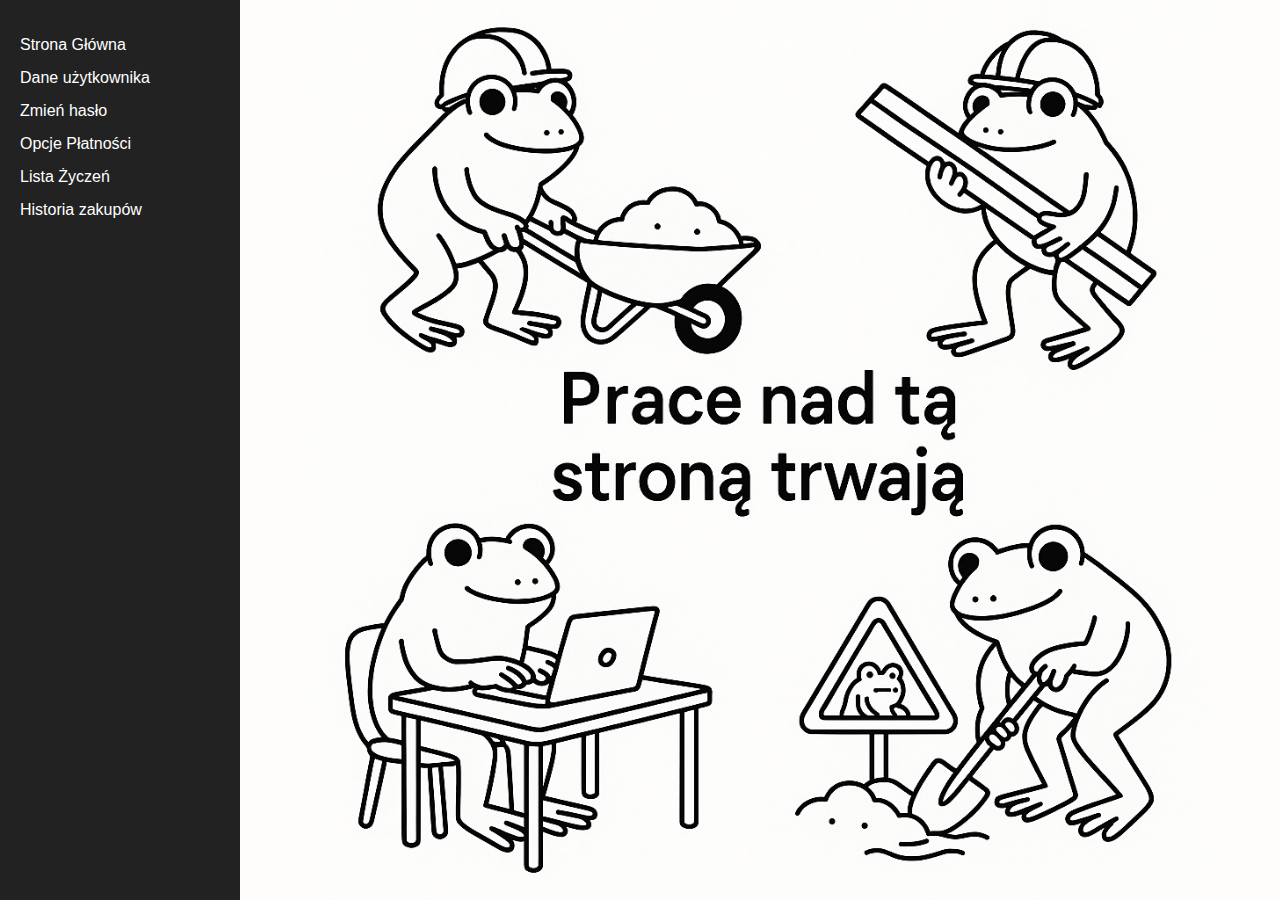
<file: historia log.html>
<!DOCTYPE html>
<html lang="en">
<head>
    <meta charset="UTF-8">
    <meta name="viewport" content="width=device-width, initial-scale=1.0">
    <title>Zmień hasło</title>
    <link rel="stylesheet" href="styles/style-profil.css" />
</head>
<body class="ciało">
    <div class="container">
        <aside>
          <ul>
            <li><a href="index.php">Strona Główna</a></li>
            <li><a href="profil.html">Dane użytkownika</a></li>
            <li><a href="zmiana hasla.html">Zmień hasło</a></li>
            <li><a href="platnosci log.html">Opcje Płatności</a></li>
            <li><a href="wishlist.php">Lista Życzeń</a></li>
            <li><a href="historia log.html">Historia zakupów</a></li>
          </ul>
        </aside>
        <div id="historia">
            <img id="zdjeciehistoria" src="img/pracujace-zabki.png" alt="Ta strona nie jest jeszcze dostępna">
          </div>
        </section>
      </div>
<script src="scripts/profile_history.js"></script>
</body>
</html>
</file>
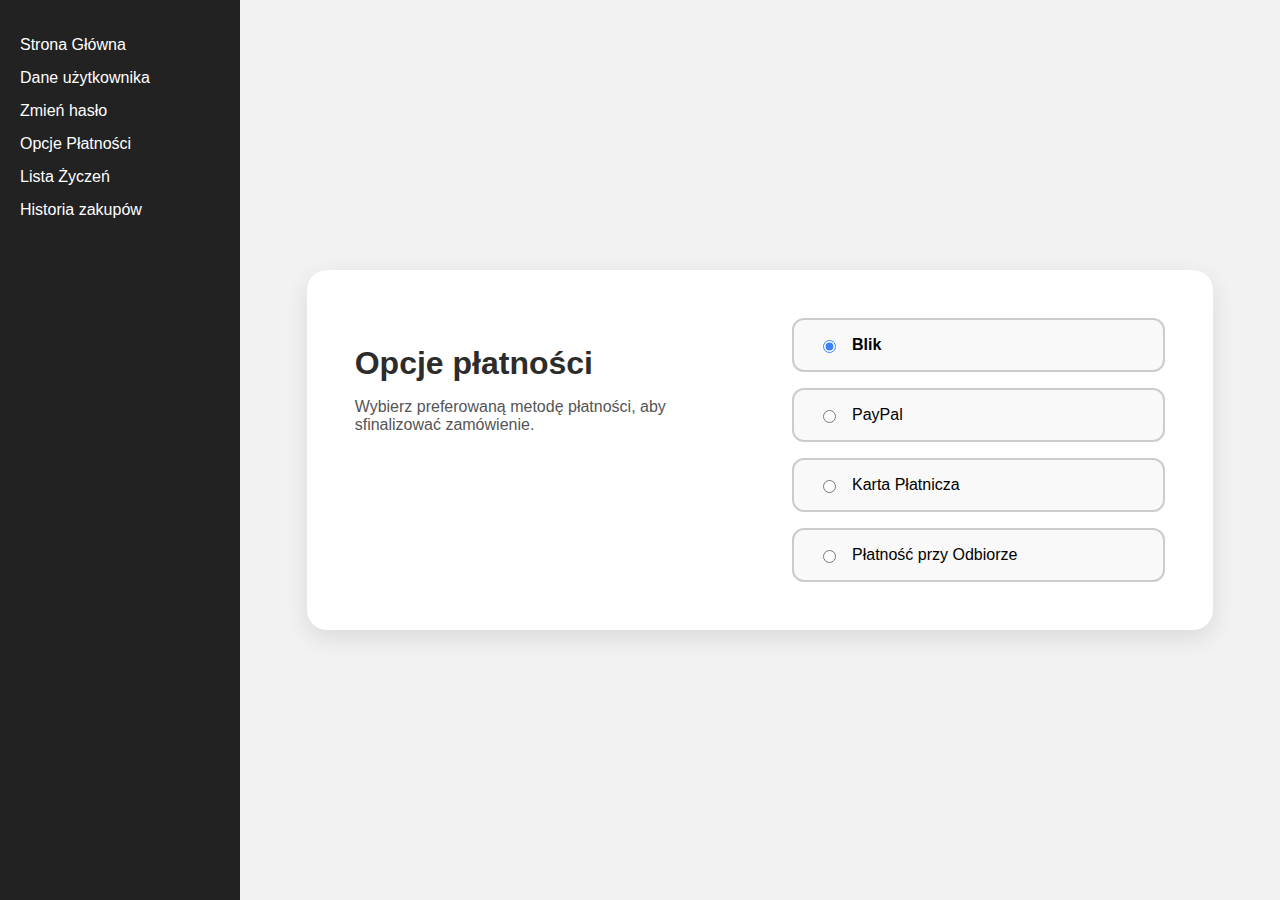
<file: platnosci log.html>
<!DOCTYPE html>
<html lang="en">
<head>
    <meta charset="UTF-8">
    <meta name="viewport" content="width=device-width, initial-scale=1.0">
    <title>Zmień hasło</title>
    <link rel="stylesheet" href="styles/style-profil.css" />
</head>
<body class="ciało">
    <div class="container">
        <aside>
          <ul>
            <li><a href="index.php">Strona Główna</a></li>
            <li><a href="profil.html">Dane użytkownika</a></li>
            <li><a href="zmiana hasla.html">Zmień hasło</a></li>
            <li><a href="platnosci log.html">Opcje Płatności</a></li>
            <li><a href="wishlist.php">Lista Życzeń</a></li>
            <li><a href="historia log.html">Historia zakupów</a></li>
          </ul>
        </aside>
        <div id="platnosci-wrapper">
          <div id="platnosci">
            <div class="platnosci-lewa">
              <h2>Opcje płatności</h2>
              <p>Wybierz preferowaną metodę płatności, aby sfinalizować zamówienie.</p>
            </div>
            <div class="platnosci-prawa">
              <div class="payment-options">
                <label>
                  <input id="Blik" type="radio" name="platnosc" checked />
                  <span>Blik</span>
                </label>
                <label>
                  <input id="PayPal" type="radio" name="platnosc" />
                  <span>PayPal</span>
                </label>
                <label>
                  <input id="karta" type="radio" name="platnosc" />
                  <span>Karta Płatnicza</span>
                </label>
                <label>
                  <input id="odbior" type="radio" name="platnosc" />
                  <span>Płatność przy Odbiorze</span>
                </label>
              </div>
            </div>
          </div>
        </div>
        
<script src="scripts/profile_payments.js"></script>
</body>
</html>
</file>
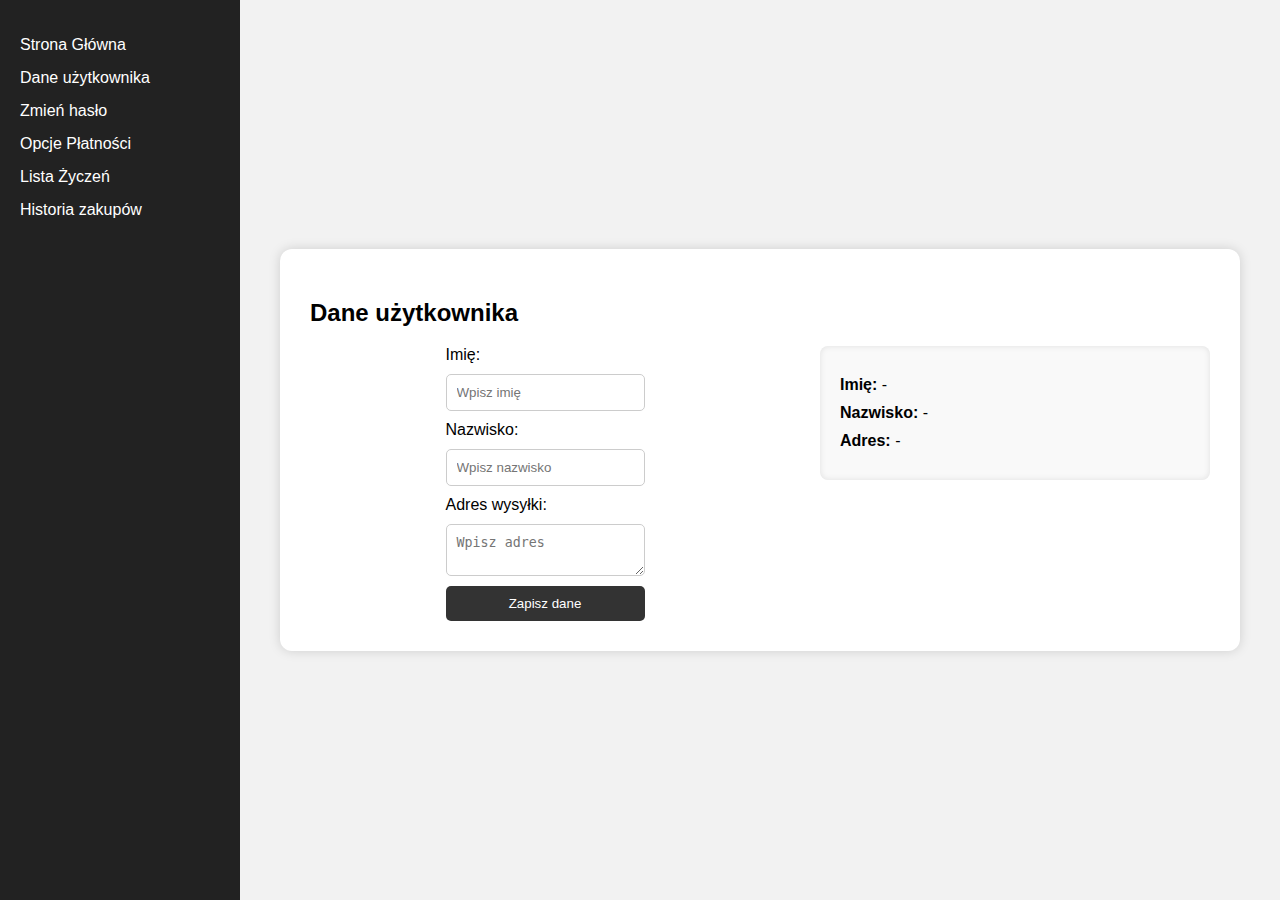
<file: profil.html>
<!DOCTYPE html>
<html lang="pl">
<head>
  <meta charset="UTF-8" />
  <meta name="viewport" content="width=device-width, initial-scale=1.0"/>
  <title>Profil użytkownika</title>
  <link rel="stylesheet" href="styles/style-profil.css" />

</head>
<body class="ciało">
  <div class="container">
    <aside>
      <ul>
        <li><a href="index.php">Strona Główna</a></li>
        <li><a href="profil.html">Dane użytkownika</a></li>
        <li><a href="zmiana hasla.html">Zmień hasło</a></li>
        <li><a href="platnosci log.html">Opcje Płatności</a></li>
        <li><a href="wishlist.php">Lista Życzeń</a></li>
        <li><a href="historia log.html">Historia zakupów</a></li>
      </ul>
    </aside>
    
    <section class="content">
      
      <div id="dane" class="ramka">
        <h2>Dane użytkownika</h2>
        <div class="form-display-wrapper">
          
          <form class="form-user" onsubmit="saveUserData(event)">
            <label>Imię:</label>
            <input type="text" id="inputImie" placeholder="Wpisz imię" />
            <label>Nazwisko:</label>
            <input type="text" id="inputNazwisko" placeholder="Wpisz nazwisko" />
            <label>Adres wysyłki:</label>
            <textarea id="inputAdres" placeholder="Wpisz adres"></textarea>
            <button type="submit">Zapisz dane</button>
          </form>
          
          <div class="user-data">
            <p><strong>Imię:</strong> <span id="savedImie">-</span></p>
            <p><strong>Nazwisko:</strong> <span id="savedNazwisko">-</span></p>
            <p><strong>Adres:</strong> <span id="savedAdres">-</span></p>
          </div>
        </div>
      </div>
<script src="scripts/profile_main.js"></script>
</body>
</html>
</file>
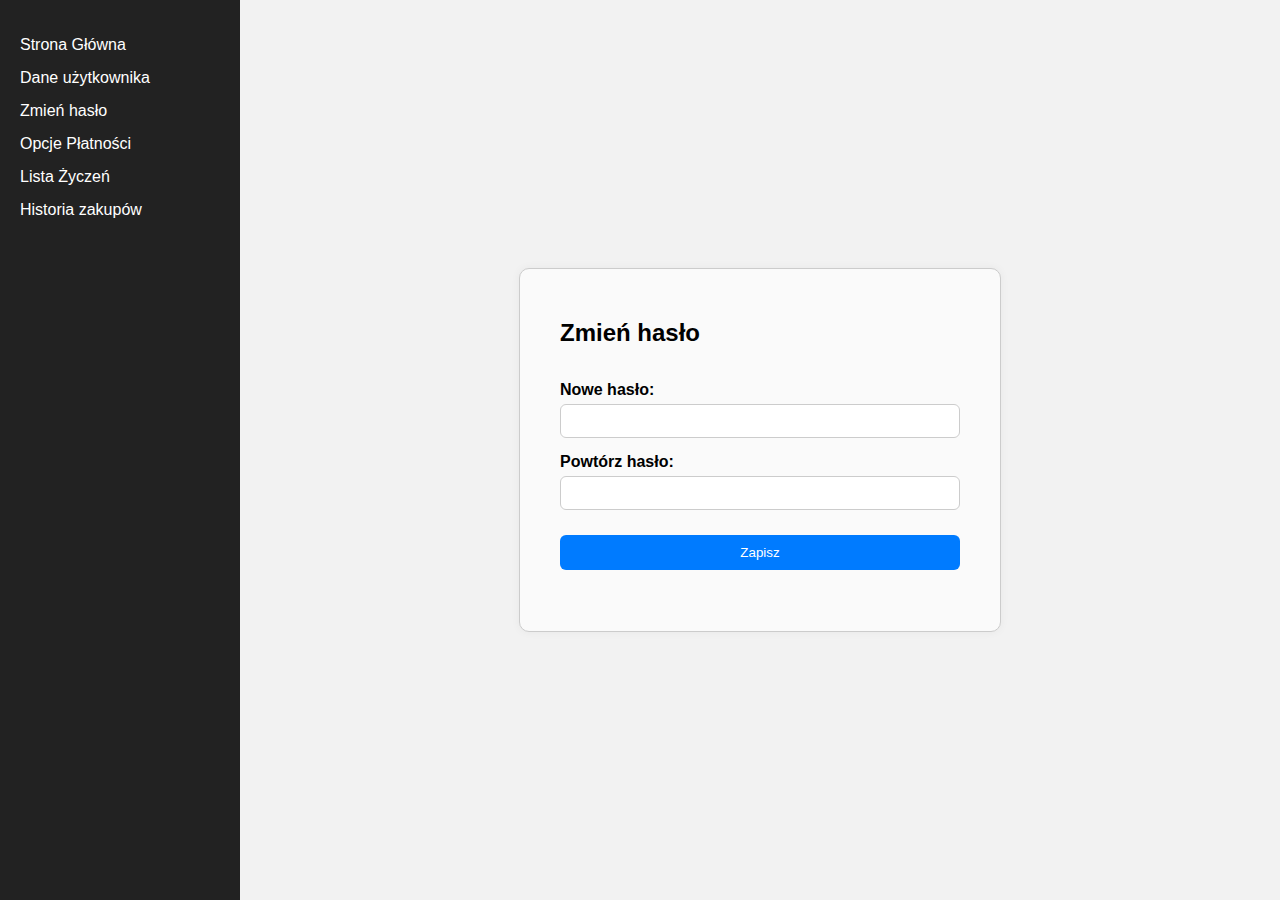
<file: zmiana hasla.html>
<!DOCTYPE html>
<html lang="en">
<head>
    <meta charset="UTF-8">
    <meta name="viewport" content="width=device-width, initial-scale=1.0">
    <title>Zmień hasło</title>
    <link rel="stylesheet" href="styles/style-profil.css" />
</head>
<body class="ciało">
    <div class="container">
        <aside>
          <ul>
            <li><a href="index.php">Strona Główna</a></li>
            <li><a href="profil.html">Dane użytkownika</a></li>
            <li><a href="zmiana hasla.html">Zmień hasło</a></li>
            <li><a href="platnosci log.html">Opcje Płatności</a></li>
            <li><a href="wishlist.php">Lista Życzeń</a></li>
            <li><a href="historia log.html">Historia zakupów</a></li>
          </ul>
        </aside>
    
        <section class="kontent-zmiany">
            <div class="ramka-hasla">
              <h2>Zmień hasło</h2>
              <form class="password-form" onsubmit="return validatePasswords(event)">
                <label for="newPassword">Nowe hasło:</label>
                <input type="password" id="newPassword" required />
      
                <label for="confirmPassword">Powtórz hasło:</label>
                <input type="password" id="confirmPassword" required />
      
                <button type="submit">Zapisz</button>
                <p id="message" class="message"></p>
              </form>
            </div>
          </section>
       
    </div>
<script src="scripts/profile_pwd.js"></script>
</body>
</html>
</file>
<file: styles/style-profil.css>
.ciało {
    margin: 0;
    font-family: Arial, sans-serif;
    background: #f2f2f2;
  }
  
  header {
    background: #1f1f1f;
    color: white;
    padding: 10px;
    display: flex;
    align-items: center;
    gap: 10px;
    position: relative;
  }
  
  input[type="text"] {
    flex: 1;
    padding: 10px;
    border-radius: 8px;
    border: none;
  }
  
  /* .search-btn {
    padding: 10px;
    border-radius: 8px;
    border: none;
    cursor: pointer;
  }
  
  .user-menu {
    position: relative;
  }
  
  .user-icon {
    font-size: 24px;
    background: none;
    border: none;
    color: white;
    cursor: pointer;
  }
  
  .dropdown {
    position: absolute;
    right: 0;
    top: 40px;
    background: white;
    border-radius: 8px;
    box-shadow: 0 4px 8px rgba(0,0,0,0.2);
    display: flex;
    flex-direction: column;
  }
  
  .dropdown a {
    padding: 10px;
    text-decoration: none;
    color: black;
  }
  
  .dropdown a:hover {
    background: #f0f0f0;
  }
  
  .book-list {
    display: flex;
    gap: 20px;
    padding: 20px;
    background: #1f1f1f;
  }
  
  .book-card {
    background: #333;
    color: white;
    padding: 10px;
    border-radius: 8px;
    text-align: center;
    flex: 1;
  }
  
  .book-card img {
    width: 100%;
    height: auto;
  }
  
  .actions {
    display: flex;
    justify-content: space-between;
    margin-top: 10px;
  }
  
  .actions button {
    padding: 10px;
    border-radius: 8px;
    border: none;
    cursor: pointer;
  } */
  
  .container {
    display: flex;
    height: 100vh;
  }
  
  aside {
    width: 200px;
    background: #222;
    color: white;
    padding: 20px;
  }
  
  aside ul {
    list-style: none;
    padding: 0;
  }
  
  aside ul li {
    margin-bottom: 15px;
  }
  
  aside ul li a {
    color: white;
    text-decoration: none;
  }
  
  aside ul li a:hover {
    text-decoration: underline;
  }
  
  .content {
    flex: 1;
    padding: 20px;
  }
  /* profil */
  .form-user {
    display: flex;
    flex-direction: column;
    gap: 10px;
    max-width: 400px;
    margin: 0 auto;
  }
  /* profil */
  .form-user input,
  .form-user textarea {
    padding: 10px;
    border-radius: 5px;
    border: 1px solid #ccc;
  }
  /* profil */
  .form-user button {
    padding: 10px;
    border: none;
    border-radius: 5px;
    background: #333;
    color: white;
    cursor: pointer;
  }
  /* profil */
  .form-user button:hover {
    background: #555;
  }
  /* profil */
  .content {
    flex: 1;
    padding: 40px;
    display: flex;
    justify-content: center;
    align-items: flex-start;
    flex-direction: column;
  }
  /* profil */
  .ramka {
    background: white;
    padding: 30px;
    margin: 40px auto;
    border-radius: 12px;
    box-shadow: 0 0 12px rgba(0, 0, 0, 0.15);
    max-width: 900px;
    width: 100%;
  }
  /* profil */
  .form-display-wrapper {
    display: flex;
    gap: 40px;
    justify-content: space-between;
    align-items: flex-start;
    flex-wrap: wrap;
  }
  /* profil */
  .user-data {
    background: #f9f9f9;
    padding: 20px;
    border-radius: 8px;
    width: 100%;
    max-width: 350px;
    box-shadow: inset 0 0 6px rgba(0,0,0,0.1);
  }
  /* profil */
  .user-data p {
    margin: 10px 0;
    font-size: 16px;
  }
  /* profil */
  @media (max-width: 768px) {
    .form-display-wrapper {
      flex-direction: column;
      align-items: center;
    }
  
    .user-data {
      width: 100%;
    }
  }
  /* Płatności */
  #platnosci {
    display: flex;
    justify-content: center;
    align-items: flex-start;
    gap: 4rem;
    max-width: 1000px;
    margin: 3rem auto;
    padding: 3rem;
    background-color: #fff;
    border-radius: 20px;
    box-shadow: 0 8px 24px rgba(0, 0, 0, 0.1);
    font-family: 'Segoe UI', sans-serif;
  }
  
  .platnosci-lewa {
    flex: 1;
  }
  
  .platnosci-lewa h2 {
    font-size: 2rem;
    margin-bottom: 1rem;
    color: #2c2c2c;
  }
  
  .platnosci-lewa p {
    font-size: 1rem;
    color: #555;
  }
  
  .platnosci-prawa {
    flex: 1;
  }
  
  .payment-options {
    display: flex;
    flex-direction: column;
    gap: 1rem;
  }
  
  .payment-options label {
    display: flex;
    align-items: center;
    padding: 1rem 1.5rem;
    border: 2px solid #ccc;
    border-radius: 12px;
    background-color: #f9f9f9;
    transition: all 0.3s ease;
    cursor: pointer;
  }
  
  .payment-options input[type="radio"] {
    margin-right: 1rem;
    accent-color: #3c82f6;
  }
  
  .payment-options label:hover {
    border-color: #3c82f6;
    background-color: #eef4ff;
  }
  
  .payment-options input[type="radio"]:checked + span {
    font-weight: bold;
  }
  
  
  @media (max-width: 768px) {
    #platnosci {
      flex-direction: column;
      align-items: stretch;
      padding: 2rem;
    }
  
    .platnosci-lewa, .platnosci-prawa {
      width: 100%;
    }
  }

#platnosci-wrapper {
  display: flex;
  flex-grow: 1;
  align-items: center;
}
 
  /*Zmiana hasla*/
  .kontent-zmiany {
    flex-grow: 1;
    display: flex;
    justify-content: center;
    align-items: center;
    padding: 30px;
    background-color: #f2f2f2;
  }
  .ramka-hasla {
    background-color: #fafafa;
    border: 1px solid #ccc;
    padding: 30px 40px;
    border-radius: 10px;
    width: 100%;
    max-width: 400px;
    box-shadow: 0 0 10px rgba(0,0,0,0.05);
  }
  
  .password-form {
    display: flex;
    flex-direction: column;
  }
  
  .password-form label {
    margin-top: 15px;
    font-weight: bold;
  }
  
  .password-form input {
    padding: 8px;
    margin-top: 5px;
    font-size: 14px;
    border: 1px solid #ccc;
    border-radius: 6px;
  }
  
  .password-form button {
    margin-top: 25px;
    padding: 10px;
    background-color: #007bff;
    color: white;
    border: none;
    border-radius: 6px;
    cursor: pointer;
  }
  
  .password-form button:hover {
    background-color: #0056b3;
  }
  
  .message {
    margin-top: 15px;
    font-weight: bold;
  }
  /*Histori zakupów */
  #historia{
    background-color: #fefdfb;
    flex-grow: 1;
  }

  #zdjeciehistoria {
    height: 100vh;
    margin: auto;
    display: block;
  }
</file>
